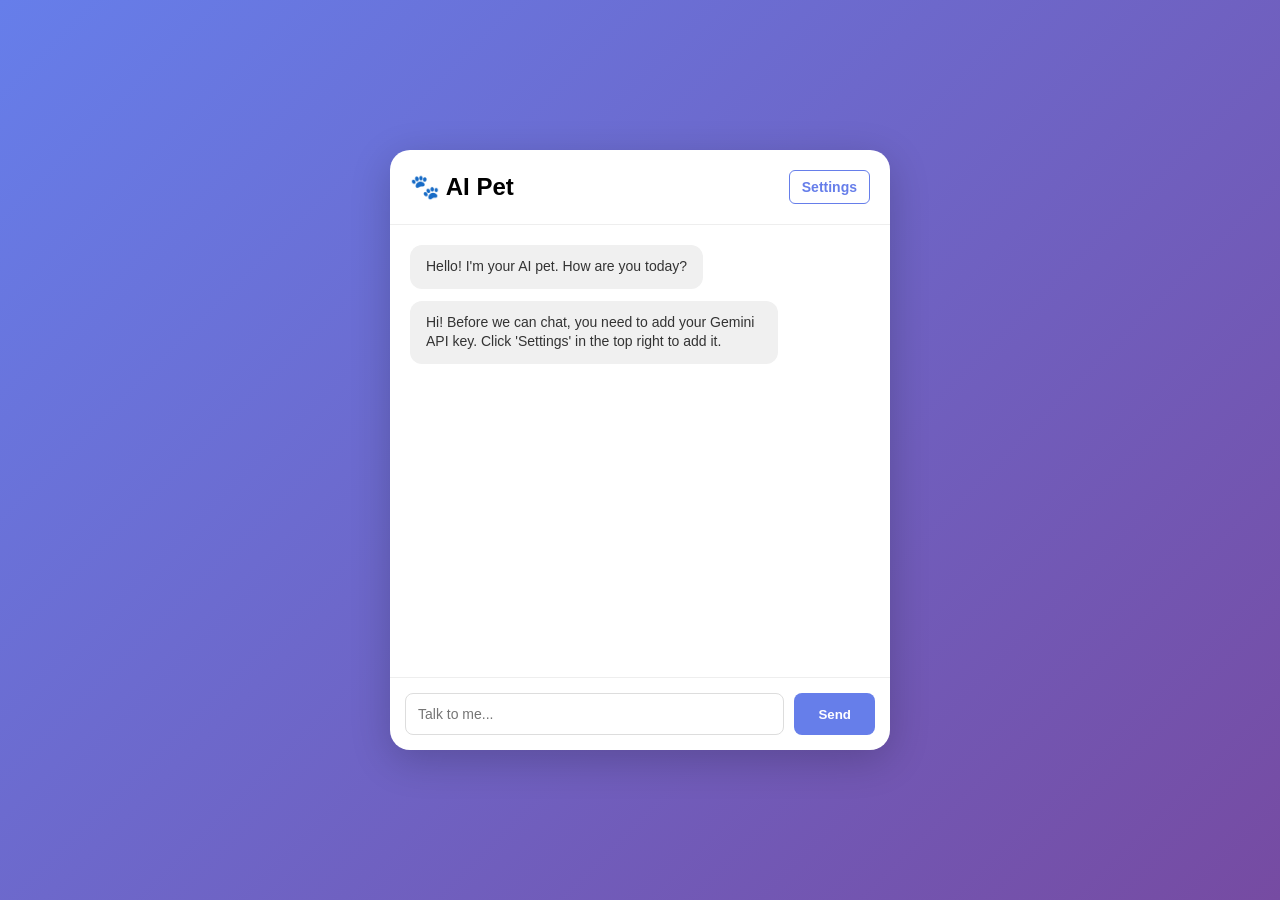
<file: index.html>
<!DOCTYPE html>
<html lang="en">
<head>
    <meta charset="UTF-8">
    <meta name="viewport" content="width=device-width, initial-scale=1.0">
    <title>AI Pet</title>
    <link rel="stylesheet" href="style.css">
</head>
<body>
    <div class="container">
        <div class="header">
            <h1>🐾 AI Pet</h1>
            <a href="config-ui.html" class="config-link">Settings</a>
        </div>

        <div class="chat-window" id="chatWindow">
            <div class="message pet-message">
                <p>Hello! I'm your AI pet. How are you today?</p>
            </div>
        </div>

        <div class="input-area">
            <input 
                type="text" 
                id="userInput" 
                placeholder="Talk to me..." 
                autocomplete="off"
            >
            <button id="sendBtn">Send</button>
        </div>
    </div>

    <script src="app.js"></script>
</body>
</html>
</file>
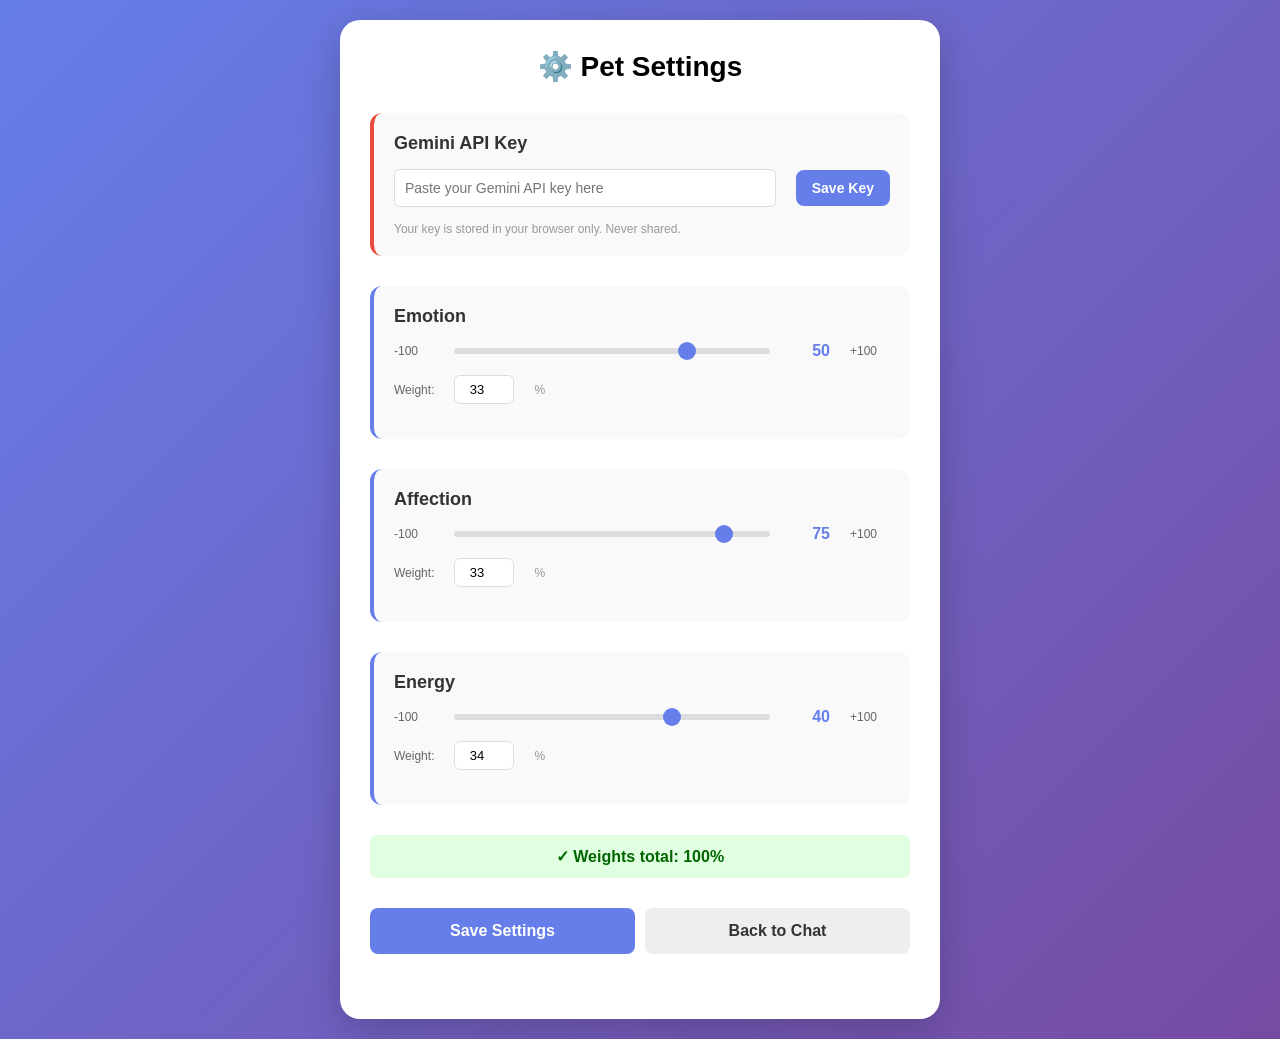
<file: config-ui.html>
<!DOCTYPE html>
<html lang="en">
<head>
    <meta charset="UTF-8">
    <meta name="viewport" content="width=device-width, initial-scale=1.0">
    <title>AI Pet Settings</title>
    <style>
        * {
            margin: 0;
            padding: 0;
            box-sizing: border-box;
        }

        body {
            font-family: -apple-system, BlinkMacSystemFont, 'Segoe UI', Roboto, sans-serif;
            background: linear-gradient(135deg, #667eea 0%, #764ba2 100%);
            min-height: 100vh;
            padding: 20px;
        }

        .container {
            max-width: 600px;
            margin: 0 auto;
            background: white;
            border-radius: 20px;
            padding: 30px;
            box-shadow: 0 10px 40px rgba(0, 0, 0, 0.2);
        }

        h1 {
            font-size: 28px;
            margin-bottom: 30px;
            text-align: center;
        }

        .slider-group {
            margin-bottom: 30px;
            padding: 20px;
            background: #f9f9f9;
            border-radius: 12px;
            border-left: 4px solid #667eea;
        }

        .slider-group h2 {
            font-size: 18px;
            margin-bottom: 15px;
            color: #333;
        }

        .slider-row {
            display: flex;
            gap: 20px;
            align-items: center;
            margin-bottom: 15px;
        }

        .slider-row label {
            font-size: 12px;
            color: #666;
            min-width: 40px;
        }

        .slider-row input[type="range"] {
            flex: 1;
            height: 6px;
            border-radius: 3px;
            background: #ddd;
            outline: none;
            -webkit-appearance: none;
            appearance: none;
        }

        .slider-row input[type="range"]::-webkit-slider-thumb {
            -webkit-appearance: none;
            appearance: none;
            width: 18px;
            height: 18px;
            border-radius: 50%;
            background: #667eea;
            cursor: pointer;
        }

        .slider-row input[type="range"]::-moz-range-thumb {
            width: 18px;
            height: 18px;
            border-radius: 50%;
            background: #667eea;
            cursor: pointer;
            border: none;
        }

        .slider-value {
            min-width: 40px;
            text-align: right;
            font-weight: 600;
            color: #667eea;
        }

        .weight-input {
            width: 60px;
            padding: 6px;
            border: 1px solid #ddd;
            border-radius: 6px;
            text-align: center;
            font-size: 13px;
        }

        .weight-total {
            margin-top: 15px;
            padding: 12px;
            background: white;
            border-radius: 6px;
            text-align: center;
            font-weight: 600;
            color: #333;
        }

        .weight-total.error {
            background: #ffe0e0;
            color: #c00;
        }

        .weight-total.ok {
            background: #e0ffe0;
            color: #060;
        }

        .button-group {
            display: flex;
            gap: 10px;
            margin-top: 30px;
        }

        button {
            flex: 1;
            padding: 14px;
            border: none;
            border-radius: 8px;
            font-size: 16px;
            font-weight: 600;
            cursor: pointer;
            transition: all 0.2s;
        }

        .save-btn {
            background: #667eea;
            color: white;
        }

        .save-btn:hover {
            background: #5568d3;
        }

        .back-btn {
            background: #eee;
            color: #333;
        }

        .back-btn:hover {
            background: #ddd;
        }

        .status {
            text-align: center;
            margin-top: 15px;
            font-size: 13px;
            color: #666;
            min-height: 20px;
        }

        .status.success {
            color: #060;
        }
    </style>
</head>
<body>
    <div class="container">
        <h1>⚙️ Pet Settings</h1>

        <div class="slider-group" style="border-left-color: #e74c3c;">
            <h2>Gemini API Key</h2>
            <div class="slider-row">
                <input
                    type="password"
                    id="apiKeyInput"
                    placeholder="Paste your Gemini API key here"
                    style="flex: 1; padding: 10px; border: 1px solid #ddd; border-radius: 6px; font-size: 14px;"
                >
                <button class="save-btn" id="saveApiKeyBtn" style="flex: none; padding: 10px 16px; font-size: 14px;">Save Key</button>
            </div>
            <p style="color: #999; font-size: 12px; margin-top: 8px;">Your key is stored in your browser only. Never shared.</p>
        </div>

        <div id="sliderContainer"></div>

        <div class="button-group">
            <button class="save-btn" id="saveBtn">Save Settings</button>
            <button class="back-btn" id="backBtn">Back to Chat</button>
        </div>

        <div class="status" id="status"></div>
    </div>

    <script src="config-ui.js"></script>
</body>
</html>
</file>
<file: style.css>
* {
    margin: 0;
    padding: 0;
    box-sizing: border-box;
}

body {
    font-family: -apple-system, BlinkMacSystemFont, 'Segoe UI', Roboto, sans-serif;
    background: linear-gradient(135deg, #667eea 0%, #764ba2 100%);
    min-height: 100vh;
    display: flex;
    align-items: center;
    justify-content: center;
    padding: 20px;
}

.container {
    width: 100%;
    max-width: 500px;
    background: white;
    border-radius: 20px;
    display: flex;
    flex-direction: column;
    height: 600px;
    box-shadow: 0 10px 40px rgba(0, 0, 0, 0.2);
}

.header {
    padding: 20px;
    border-bottom: 1px solid #eee;
    display: flex;
    justify-content: space-between;
    align-items: center;
}

.header h1 {
    font-size: 24px;
}

.config-link {
    text-decoration: none;
    color: #667eea;
    font-size: 14px;
    font-weight: 600;
    padding: 8px 12px;
    border: 1px solid #667eea;
    border-radius: 6px;
    transition: all 0.2s;
}

.config-link:hover {
    background: #667eea;
    color: white;
}

.chat-window {
    flex: 1;
    overflow-y: auto;
    padding: 20px;
    display: flex;
    flex-direction: column;
    gap: 12px;
}

.message {
    padding: 12px 16px;
    border-radius: 12px;
    max-width: 80%;
    word-wrap: break-word;
    font-size: 14px;
    line-height: 1.4;
}

.user-message {
    align-self: flex-end;
    background: #667eea;
    color: white;
}

.pet-message {
    align-self: flex-start;
    background: #f0f0f0;
    color: #333;
}

.input-area {
    padding: 15px;
    border-top: 1px solid #eee;
    display: flex;
    gap: 10px;
}

#userInput {
    flex: 1;
    padding: 12px;
    border: 1px solid #ddd;
    border-radius: 8px;
    font-size: 14px;
    outline: none;
    transition: border-color 0.2s;
}

#userInput:focus {
    border-color: #667eea;
}

#sendBtn {
    padding: 12px 24px;
    background: #667eea;
    color: white;
    border: none;
    border-radius: 8px;
    font-weight: 600;
    cursor: pointer;
    transition: background 0.2s;
}

#sendBtn:hover {
    background: #5568d3;
}

#sendBtn:active {
    transform: scale(0.98);
}
</file>
